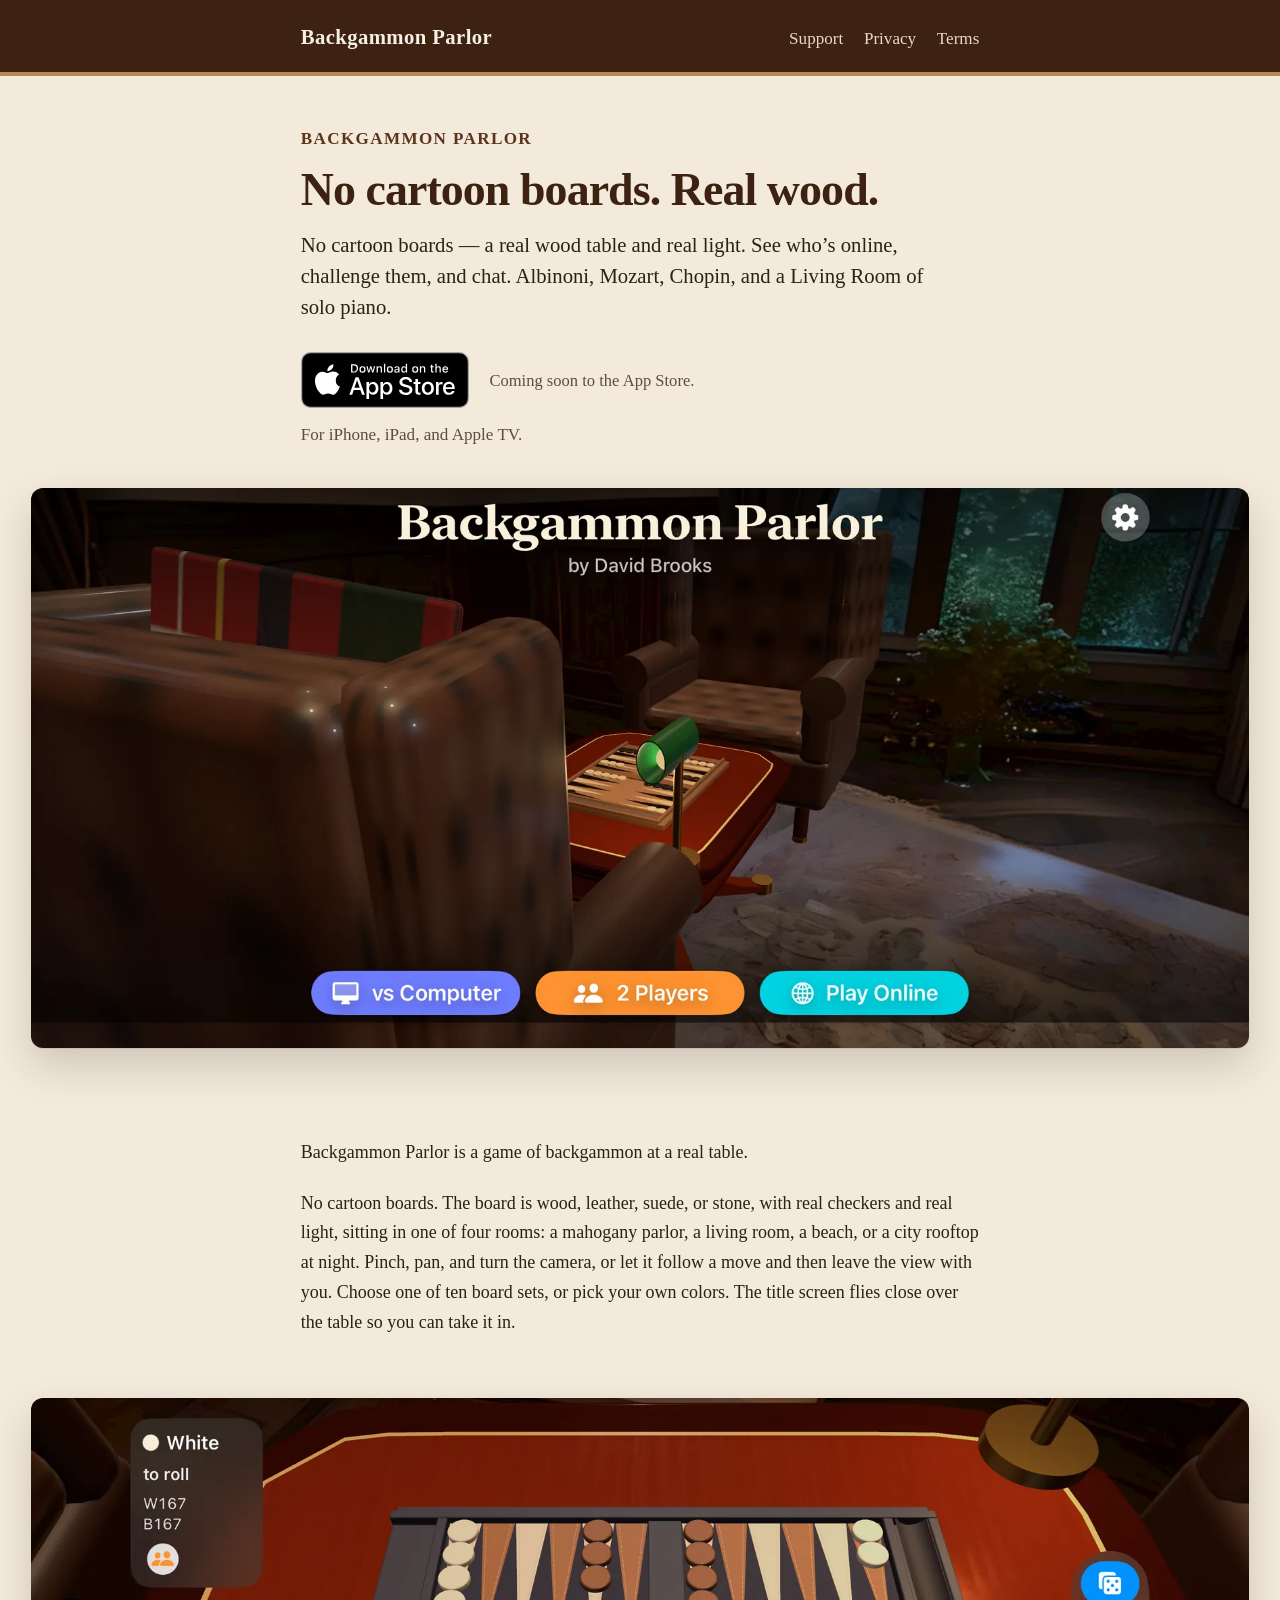
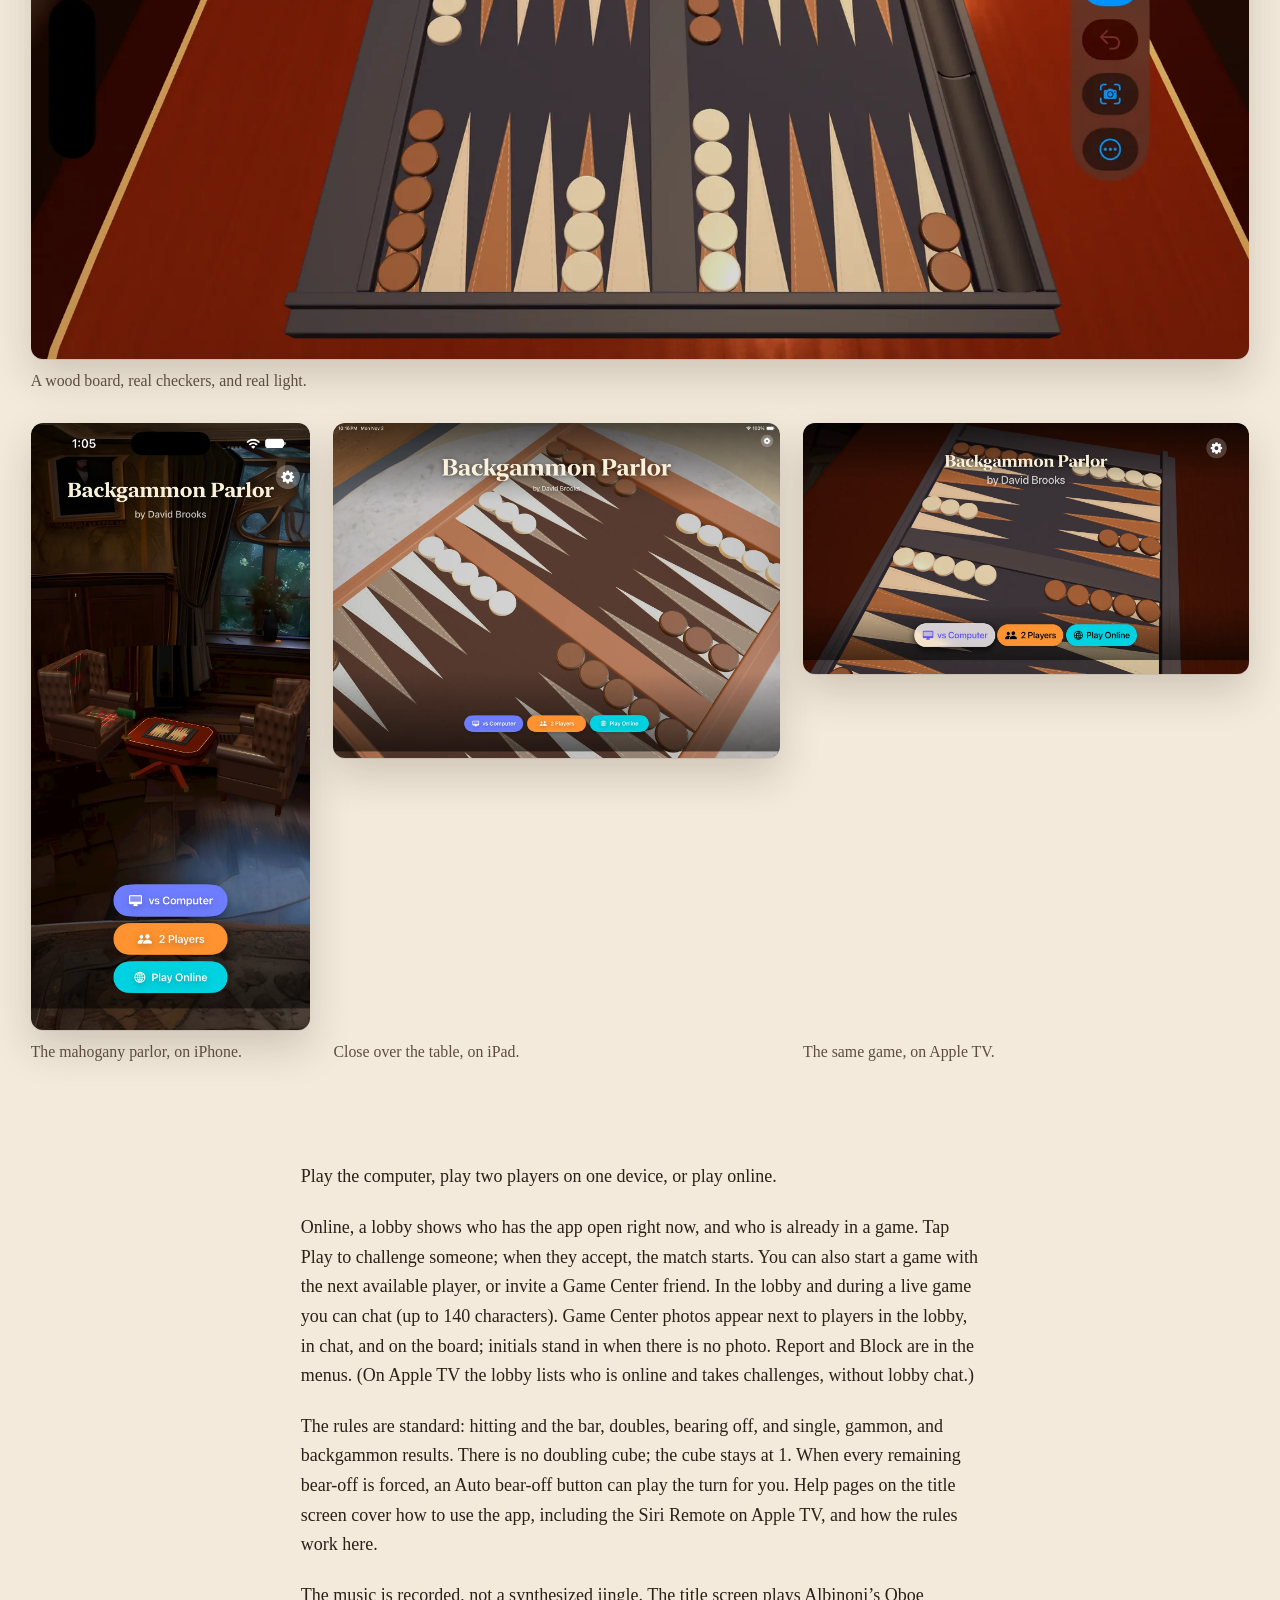
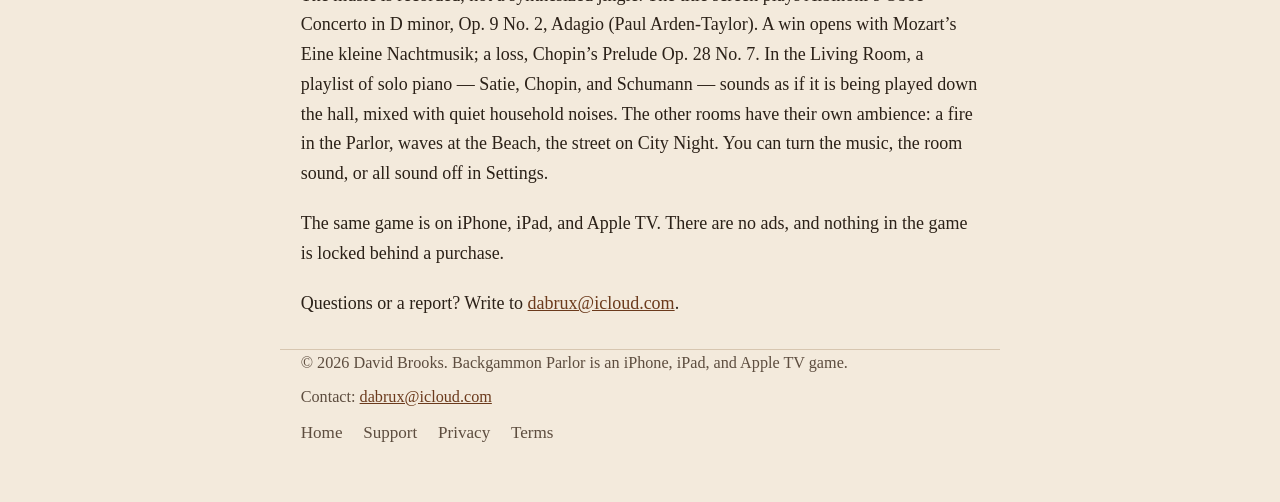
<file: index.html>
<!DOCTYPE html>
<html lang="en">
<head>
  <meta charset="utf-8">
  <meta name="viewport" content="width=device-width, initial-scale=1">
  <title>Backgammon Parlor — No cartoon boards. Real wood.</title>
  <meta name="description" content="No cartoon boards — a real wood table and real light. See who’s online, challenge them, and chat. Albinoni, Mozart, Chopin, and a Living Room of solo piano. Coming soon to the App Store.">
  <link rel="canonical" href="https://backgammonparlor.com/">
  <meta property="og:type" content="website">
  <meta property="og:url" content="https://backgammonparlor.com/">
  <meta property="og:title" content="Backgammon Parlor — No cartoon boards. Real wood.">
  <meta property="og:description" content="No cartoon boards — a real wood table and real light. See who’s online, challenge them, and chat. Albinoni, Mozart, Chopin, and a Living Room of solo piano.">
  <meta property="og:image" content="https://backgammonparlor.com/images/hero-title-parlor-landscape.jpg">
  <meta name="twitter:card" content="summary_large_image">
  <link rel="stylesheet" href="styles.css">
</head>
<body class="home">
  <header>
    <div class="wrap">
      <p class="brand"><a href="index.html">Backgammon Parlor</a></p>
      <nav>
        <a href="support.html">Support</a>
        <a href="privacy.html">Privacy</a>
        <a href="terms.html">Terms</a>
      </nav>
    </div>
  </header>
  <main>
    <section class="hero">
      <div class="wrap hero-copy">
        <p class="eyebrow">Backgammon Parlor</p>
        <h1>No cartoon boards. <span class="second">Real wood.</span></h1>
        <p class="lede promo">No cartoon boards — a real wood table and real light. See who’s online, challenge them, and chat. Albinoni, Mozart, Chopin, and a Living Room of solo piano.</p>
        <div class="store">
          <a href="https://apps.apple.com/app/id6829092234">
            <img src="images/download-on-the-app-store-black.svg" width="168" height="56" alt="Download on the App Store">
          </a>
          <p class="coming-soon">Coming soon to the App Store.</p>
        </div>
        <p class="platforms">For iPhone, iPad, and Apple TV.</p>
      </div>
      <div class="hero-shot wrap-wide">
        <picture>
          <source type="image/webp" media="(max-width: 40rem)" srcset="images/title-parlor-iphone.webp">
          <source media="(max-width: 40rem)" srcset="images/title-parlor-iphone.jpg">
          <source type="image/webp" srcset="images/hero-title-parlor-landscape.webp">
          <img src="images/hero-title-parlor-landscape.jpg" width="1800" height="828" alt="The title screen of Backgammon Parlor, looking into a mahogany parlor with two leather chairs, a wood table, and a backgammon board.">
        </picture>
      </div>
    </section>

    <section class="copy wrap">
      <p>Backgammon Parlor is a game of backgammon at a real table.</p>
      <p>No cartoon boards. The board is wood, leather, suede, or stone, with real checkers and real light, sitting in one of four rooms: a mahogany parlor, a living room, a beach, or a city rooftop at night. Pinch, pan, and turn the camera, or let it follow a move and then leave the view with you. Choose one of ten board sets, or pick your own colors. The title screen flies close over the table so you can take it in.</p>
    </section>

    <section class="gallery-block">
      <div class="wrap-wide">
        <div class="gallery">
          <figure class="wide">
            <picture>
              <source type="image/webp" srcset="images/game-parlor-board.webp">
              <img src="images/game-parlor-board.jpg" width="1800" height="828" alt="A close view of a wood backgammon board with real checkers on a mahogany table, during a game.">
            </picture>
            <figcaption>A wood board, real checkers, and real light.</figcaption>
          </figure>
          <figure class="phone">
            <picture>
              <source type="image/webp" srcset="images/title-parlor-iphone.webp">
              <img src="images/title-parlor-iphone.jpg" width="1000" height="2173" alt="Backgammon Parlor on iPhone, showing the mahogany parlor from above, with a window, two chairs, and the board on the table.">
            </picture>
            <figcaption>The mahogany parlor, on iPhone.</figcaption>
          </figure>
          <figure>
            <picture>
              <source type="image/webp" srcset="images/title-board-ipad.webp">
              <img src="images/title-board-ipad.jpg" width="1600" height="1199" alt="The title screen on iPad, close over a wood backgammon board with cream and brown checkers.">
            </picture>
            <figcaption>Close over the table, on iPad.</figcaption>
          </figure>
          <figure>
            <picture>
              <source type="image/webp" srcset="images/title-board-tv.webp">
              <img src="images/title-board-tv.jpg" width="1600" height="900" alt="Backgammon Parlor on Apple TV, with the title over a close view of the board.">
            </picture>
            <figcaption>The same game, on Apple TV.</figcaption>
          </figure>
        </div>
      </div>
    </section>

    <section class="copy wrap">
      <p>Play the computer, play two players on one device, or play online.</p>
      <p>Online, a lobby shows who has the app open right now, and who is already in a game. Tap Play to challenge someone; when they accept, the match starts. You can also start a game with the next available player, or invite a Game Center friend. In the lobby and during a live game you can chat (up to 140 characters). Game Center photos appear next to players in the lobby, in chat, and on the board; initials stand in when there is no photo. Report and Block are in the menus. (On Apple TV the lobby lists who is online and takes challenges, without lobby chat.)</p>
      <p>The rules are standard: hitting and the bar, doubles, bearing off, and single, gammon, and backgammon results. There is no doubling cube; the cube stays at 1. When every remaining bear-off is forced, an Auto bear-off button can play the turn for you. Help pages on the title screen cover how to use the app, including the Siri Remote on Apple TV, and how the rules work here.</p>
      <p>The music is recorded, not a synthesized jingle. The title screen plays Albinoni’s Oboe Concerto in D minor, Op. 9 No. 2, Adagio (Paul Arden-Taylor). A win opens with Mozart’s Eine kleine Nachtmusik; a loss, Chopin’s Prelude Op. 28 No. 7. In the Living Room, a playlist of solo piano — Satie, Chopin, and Schumann — sounds as if it is being played down the hall, mixed with quiet household noises. The other rooms have their own ambience: a fire in the Parlor, waves at the Beach, the street on City Night. You can turn the music, the room sound, or all sound off in Settings.</p>
      <p>The same game is on iPhone, iPad, and Apple TV. There are no ads, and nothing in the game is locked behind a purchase.</p>
      <p class="contact-line">Questions or a report? Write to <a href="mailto:dabrux@icloud.com">dabrux@icloud.com</a>.</p>
    </section>
  </main>
  <footer class="wrap">
    <p>&copy; 2026 David Brooks. Backgammon Parlor is an iPhone, iPad, and Apple TV game.</p>
    <p>Contact: <a href="mailto:dabrux@icloud.com">dabrux@icloud.com</a></p>
    <nav>
      <a href="index.html">Home</a>
      <a href="support.html">Support</a>
      <a href="privacy.html">Privacy</a>
      <a href="terms.html">Terms</a>
    </nav>
  </footer>
</body>
</html>
</file>
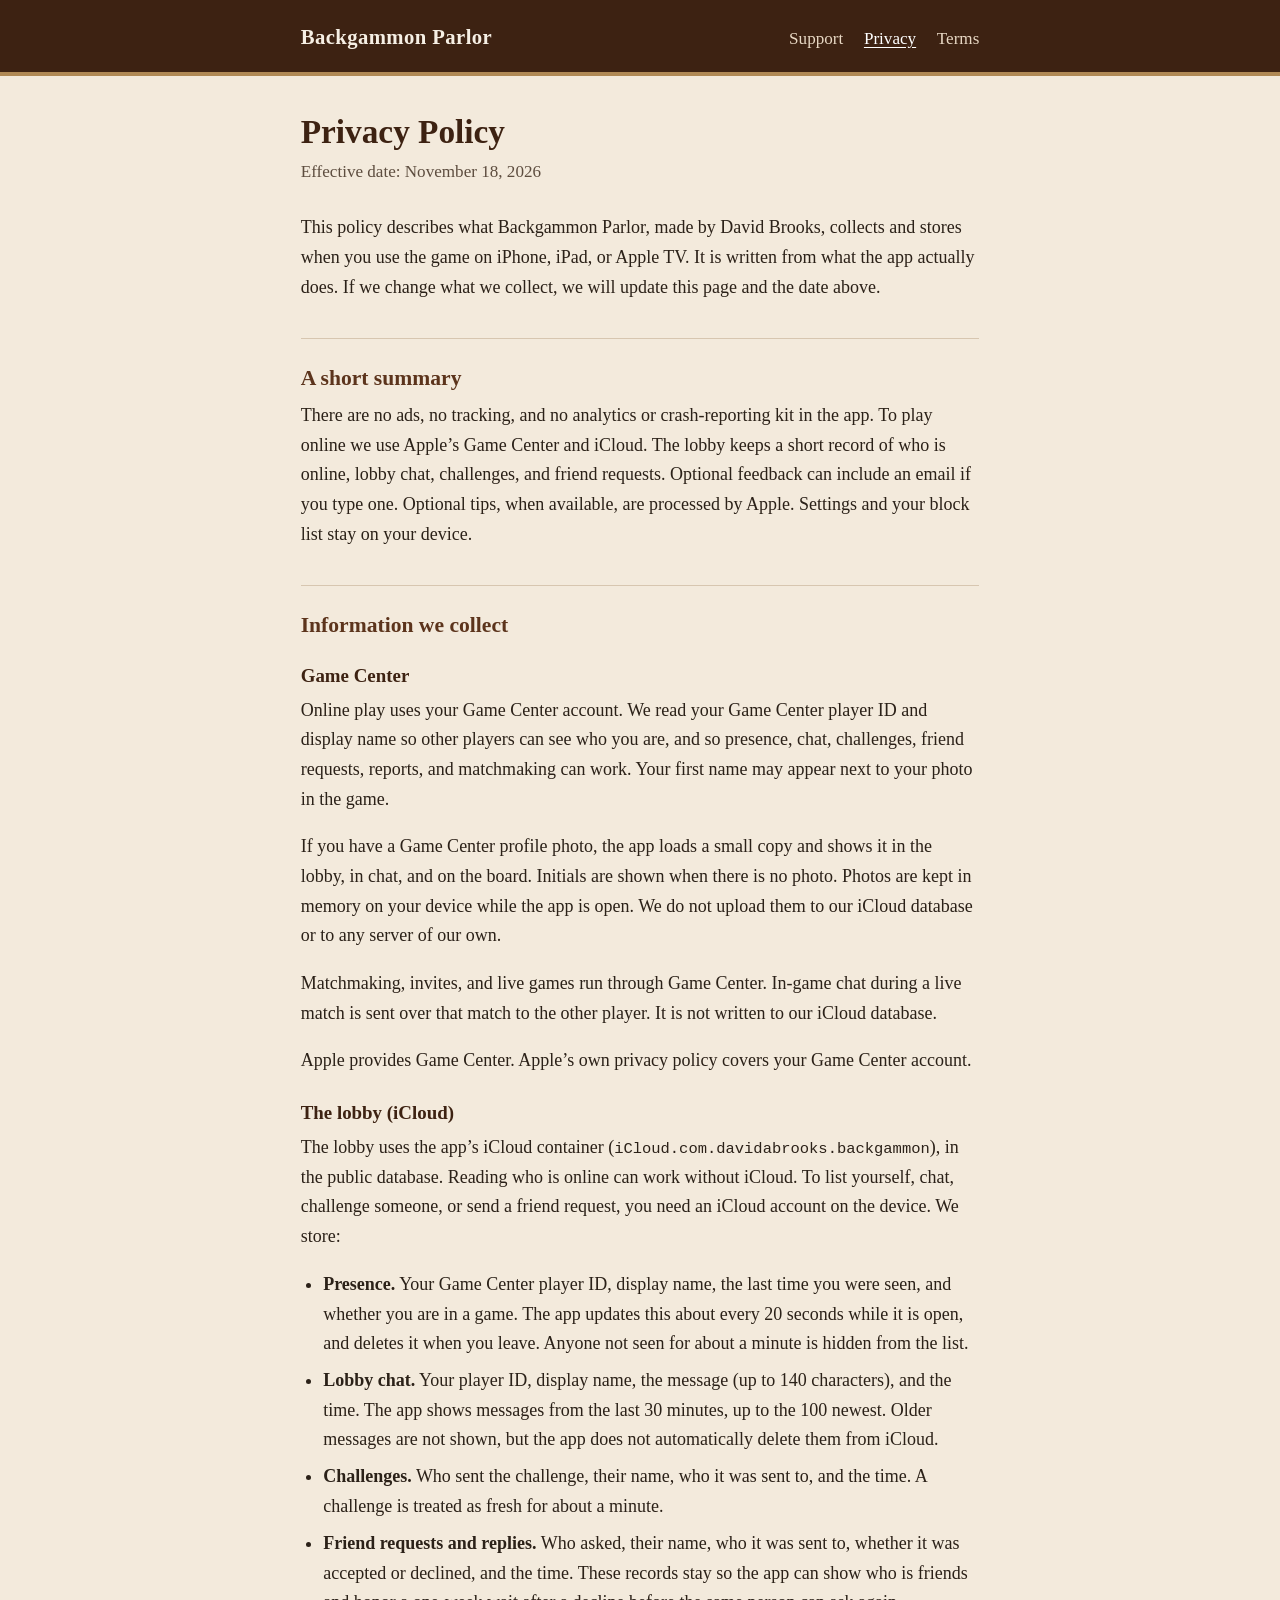
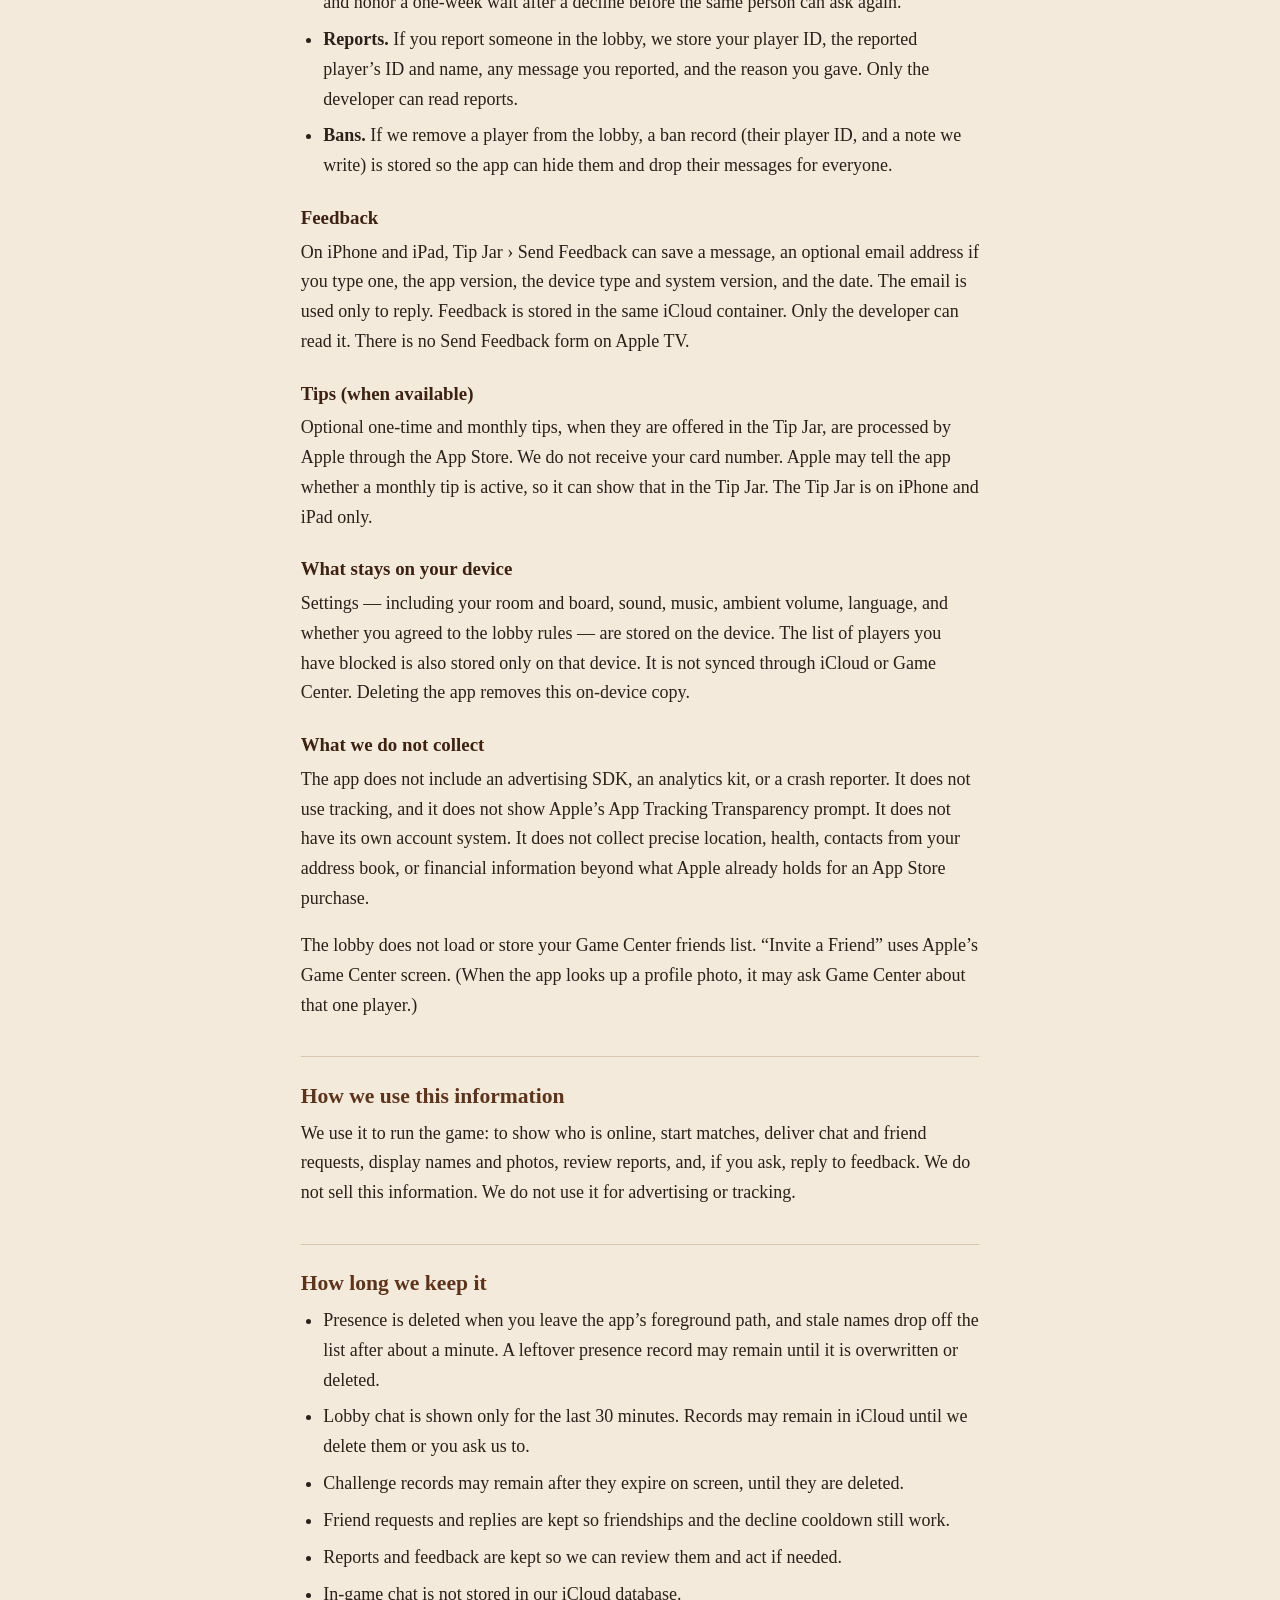
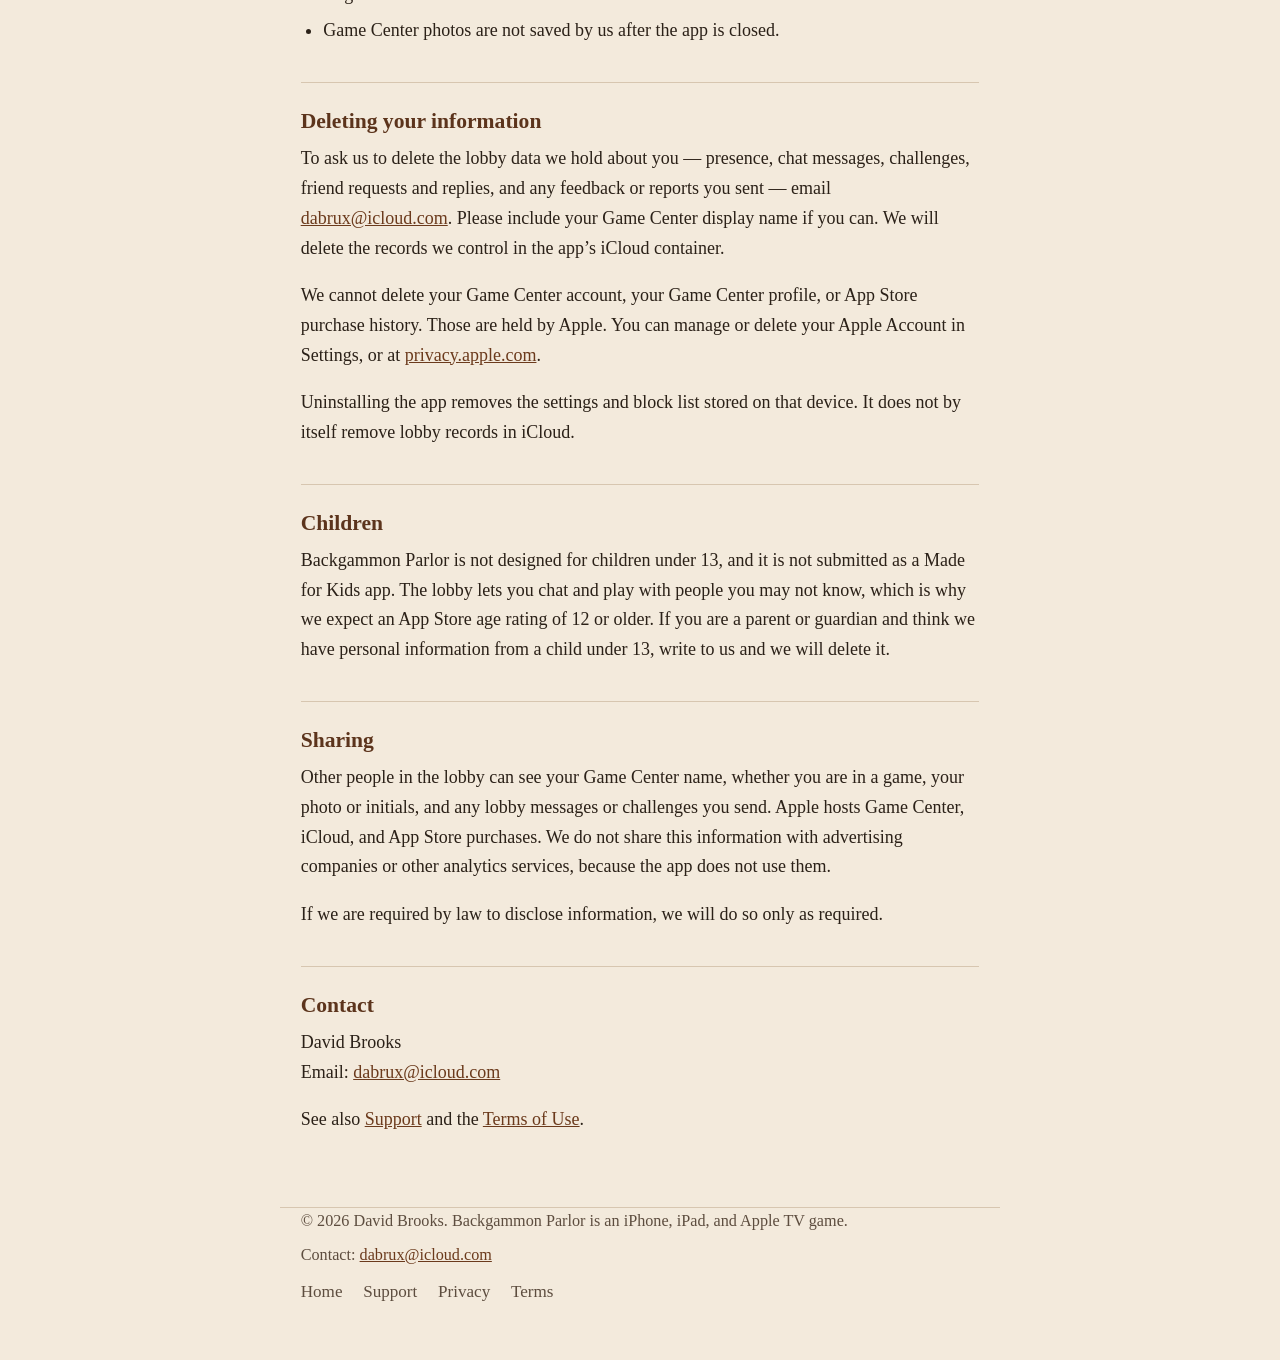
<file: privacy.html>
<!DOCTYPE html>
<html lang="en">
<head>
  <meta charset="utf-8">
  <meta name="viewport" content="width=device-width, initial-scale=1">
  <title>Privacy Policy — Backgammon Parlor</title>
  <meta name="description" content="Privacy policy for Backgammon Parlor: what the app collects, how long it is kept, and how to request deletion.">
  <link rel="stylesheet" href="styles.css">
</head>
<body>
  <header>
    <div class="wrap">
      <p class="brand"><a href="index.html">Backgammon Parlor</a></p>
      <nav>
        <a href="support.html">Support</a>
        <a href="privacy.html" aria-current="page">Privacy</a>
        <a href="terms.html">Terms</a>
      </nav>
    </div>
  </header>
  <main class="wrap">
    <h1>Privacy Policy</h1>
    <p class="meta">Effective date: November 18, 2026</p>
    <p>This policy describes what Backgammon Parlor, made by David Brooks, collects and stores when you use the game on iPhone, iPad, or Apple TV. It is written from what the app actually does. If we change what we collect, we will update this page and the date above.</p>

    <h2>A short summary</h2>
    <p>There are no ads, no tracking, and no analytics or crash-reporting kit in the app. To play online we use Apple’s Game Center and iCloud. The lobby keeps a short record of who is online, lobby chat, challenges, and friend requests. Optional feedback can include an email if you type one. Optional tips, when available, are processed by Apple. Settings and your block list stay on your device.</p>

    <h2>Information we collect</h2>

    <h3>Game Center</h3>
    <p>Online play uses your Game Center account. We read your Game Center player ID and display name so other players can see who you are, and so presence, chat, challenges, friend requests, reports, and matchmaking can work. Your first name may appear next to your photo in the game.</p>
    <p>If you have a Game Center profile photo, the app loads a small copy and shows it in the lobby, in chat, and on the board. Initials are shown when there is no photo. Photos are kept in memory on your device while the app is open. We do not upload them to our iCloud database or to any server of our own.</p>
    <p>Matchmaking, invites, and live games run through Game Center. In-game chat during a live match is sent over that match to the other player. It is not written to our iCloud database.</p>
    <p>Apple provides Game Center. Apple’s own privacy policy covers your Game Center account.</p>

    <h3>The lobby (iCloud)</h3>
    <p>The lobby uses the app’s iCloud container (<code>iCloud.com.davidabrooks.backgammon</code>), in the public database. Reading who is online can work without iCloud. To list yourself, chat, challenge someone, or send a friend request, you need an iCloud account on the device. We store:</p>
    <ul>
      <li><strong>Presence.</strong> Your Game Center player ID, display name, the last time you were seen, and whether you are in a game. The app updates this about every 20 seconds while it is open, and deletes it when you leave. Anyone not seen for about a minute is hidden from the list.</li>
      <li><strong>Lobby chat.</strong> Your player ID, display name, the message (up to 140 characters), and the time. The app shows messages from the last 30 minutes, up to the 100 newest. Older messages are not shown, but the app does not automatically delete them from iCloud.</li>
      <li><strong>Challenges.</strong> Who sent the challenge, their name, who it was sent to, and the time. A challenge is treated as fresh for about a minute.</li>
      <li><strong>Friend requests and replies.</strong> Who asked, their name, who it was sent to, whether it was accepted or declined, and the time. These records stay so the app can show who is friends and honor a one-week wait after a decline before the same person can ask again.</li>
      <li><strong>Reports.</strong> If you report someone in the lobby, we store your player ID, the reported player’s ID and name, any message you reported, and the reason you gave. Only the developer can read reports.</li>
      <li><strong>Bans.</strong> If we remove a player from the lobby, a ban record (their player ID, and a note we write) is stored so the app can hide them and drop their messages for everyone.</li>
    </ul>

    <h3>Feedback</h3>
    <p>On iPhone and iPad, Tip Jar › Send Feedback can save a message, an optional email address if you type one, the app version, the device type and system version, and the date. The email is used only to reply. Feedback is stored in the same iCloud container. Only the developer can read it. There is no Send Feedback form on Apple TV.</p>

    <h3>Tips (when available)</h3>
    <p>Optional one-time and monthly tips, when they are offered in the Tip Jar, are processed by Apple through the App Store. We do not receive your card number. Apple may tell the app whether a monthly tip is active, so it can show that in the Tip Jar. The Tip Jar is on iPhone and iPad only.</p>

    <h3>What stays on your device</h3>
    <p>Settings — including your room and board, sound, music, ambient volume, language, and whether you agreed to the lobby rules — are stored on the device. The list of players you have blocked is also stored only on that device. It is not synced through iCloud or Game Center. Deleting the app removes this on-device copy.</p>

    <h3>What we do not collect</h3>
    <p>The app does not include an advertising SDK, an analytics kit, or a crash reporter. It does not use tracking, and it does not show Apple’s App Tracking Transparency prompt. It does not have its own account system. It does not collect precise location, health, contacts from your address book, or financial information beyond what Apple already holds for an App Store purchase.</p>
    <p>The lobby does not load or store your Game Center friends list. “Invite a Friend” uses Apple’s Game Center screen. (When the app looks up a profile photo, it may ask Game Center about that one player.)</p>

    <h2>How we use this information</h2>
    <p>We use it to run the game: to show who is online, start matches, deliver chat and friend requests, display names and photos, review reports, and, if you ask, reply to feedback. We do not sell this information. We do not use it for advertising or tracking.</p>

    <h2>How long we keep it</h2>
    <ul>
      <li>Presence is deleted when you leave the app’s foreground path, and stale names drop off the list after about a minute. A leftover presence record may remain until it is overwritten or deleted.</li>
      <li>Lobby chat is shown only for the last 30 minutes. Records may remain in iCloud until we delete them or you ask us to.</li>
      <li>Challenge records may remain after they expire on screen, until they are deleted.</li>
      <li>Friend requests and replies are kept so friendships and the decline cooldown still work.</li>
      <li>Reports and feedback are kept so we can review them and act if needed.</li>
      <li>In-game chat is not stored in our iCloud database.</li>
      <li>Game Center photos are not saved by us after the app is closed.</li>
    </ul>

    <h2>Deleting your information</h2>
    <p>To ask us to delete the lobby data we hold about you — presence, chat messages, challenges, friend requests and replies, and any feedback or reports you sent — email <a href="mailto:dabrux@icloud.com">dabrux@icloud.com</a>. Please include your Game Center display name if you can. We will delete the records we control in the app’s iCloud container.</p>
    <p>We cannot delete your Game Center account, your Game Center profile, or App Store purchase history. Those are held by Apple. You can manage or delete your Apple Account in Settings, or at <a href="https://privacy.apple.com">privacy.apple.com</a>.</p>
    <p>Uninstalling the app removes the settings and block list stored on that device. It does not by itself remove lobby records in iCloud.</p>

    <h2>Children</h2>
    <p>Backgammon Parlor is not designed for children under 13, and it is not submitted as a Made for Kids app. The lobby lets you chat and play with people you may not know, which is why we expect an App Store age rating of 12 or older. If you are a parent or guardian and think we have personal information from a child under 13, write to us and we will delete it.</p>

    <h2>Sharing</h2>
    <p>Other people in the lobby can see your Game Center name, whether you are in a game, your photo or initials, and any lobby messages or challenges you send. Apple hosts Game Center, iCloud, and App Store purchases. We do not share this information with advertising companies or other analytics services, because the app does not use them.</p>
    <p>If we are required by law to disclose information, we will do so only as required.</p>

    <h2>Contact</h2>
    <p>David Brooks<br>Email: <a href="mailto:dabrux@icloud.com">dabrux@icloud.com</a></p>
    <p>See also <a href="support.html">Support</a> and the <a href="terms.html">Terms of Use</a>.</p>
  </main>
  <footer class="wrap">
    <p>&copy; 2026 David Brooks. Backgammon Parlor is an iPhone, iPad, and Apple TV game.</p>
    <p>Contact: <a href="mailto:dabrux@icloud.com">dabrux@icloud.com</a></p>
    <nav>
      <a href="index.html">Home</a>
      <a href="support.html">Support</a>
      <a href="privacy.html">Privacy</a>
      <a href="terms.html">Terms</a>
    </nav>
  </footer>
</body>
</html>
</file>
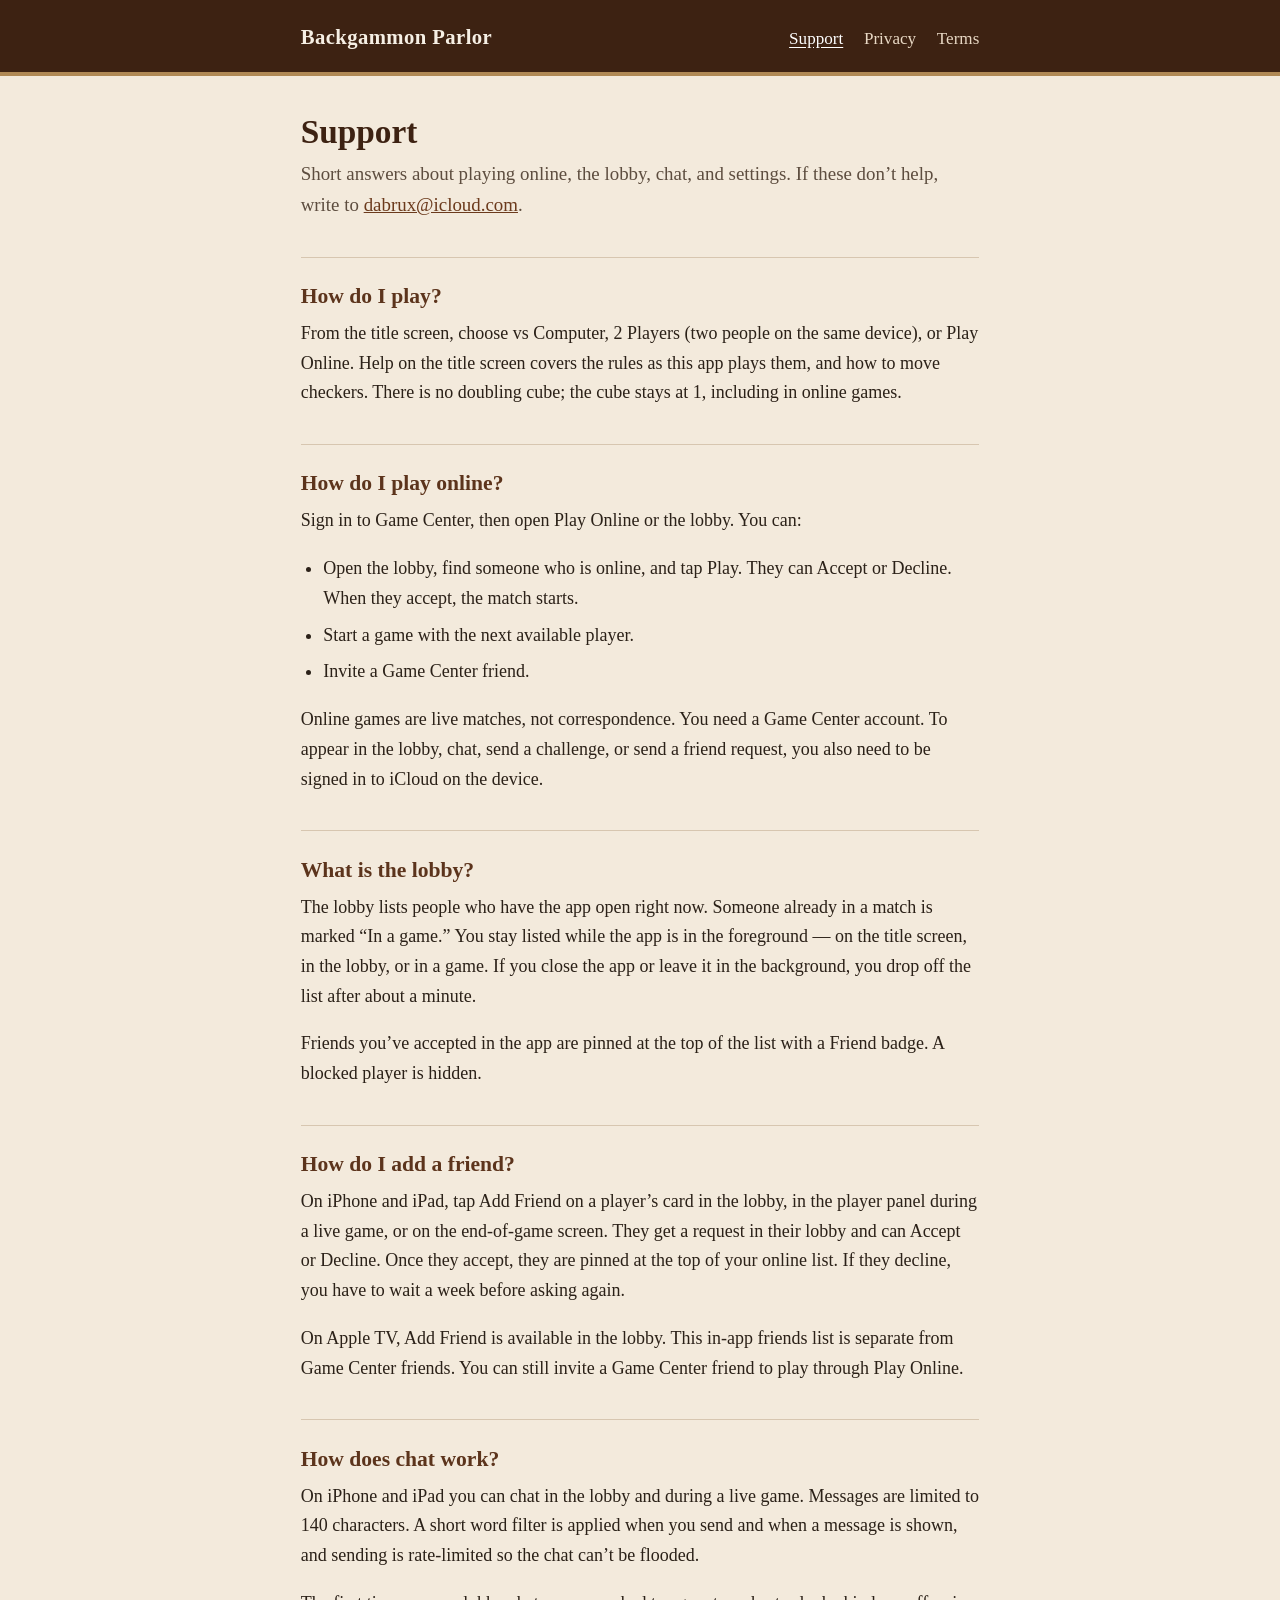
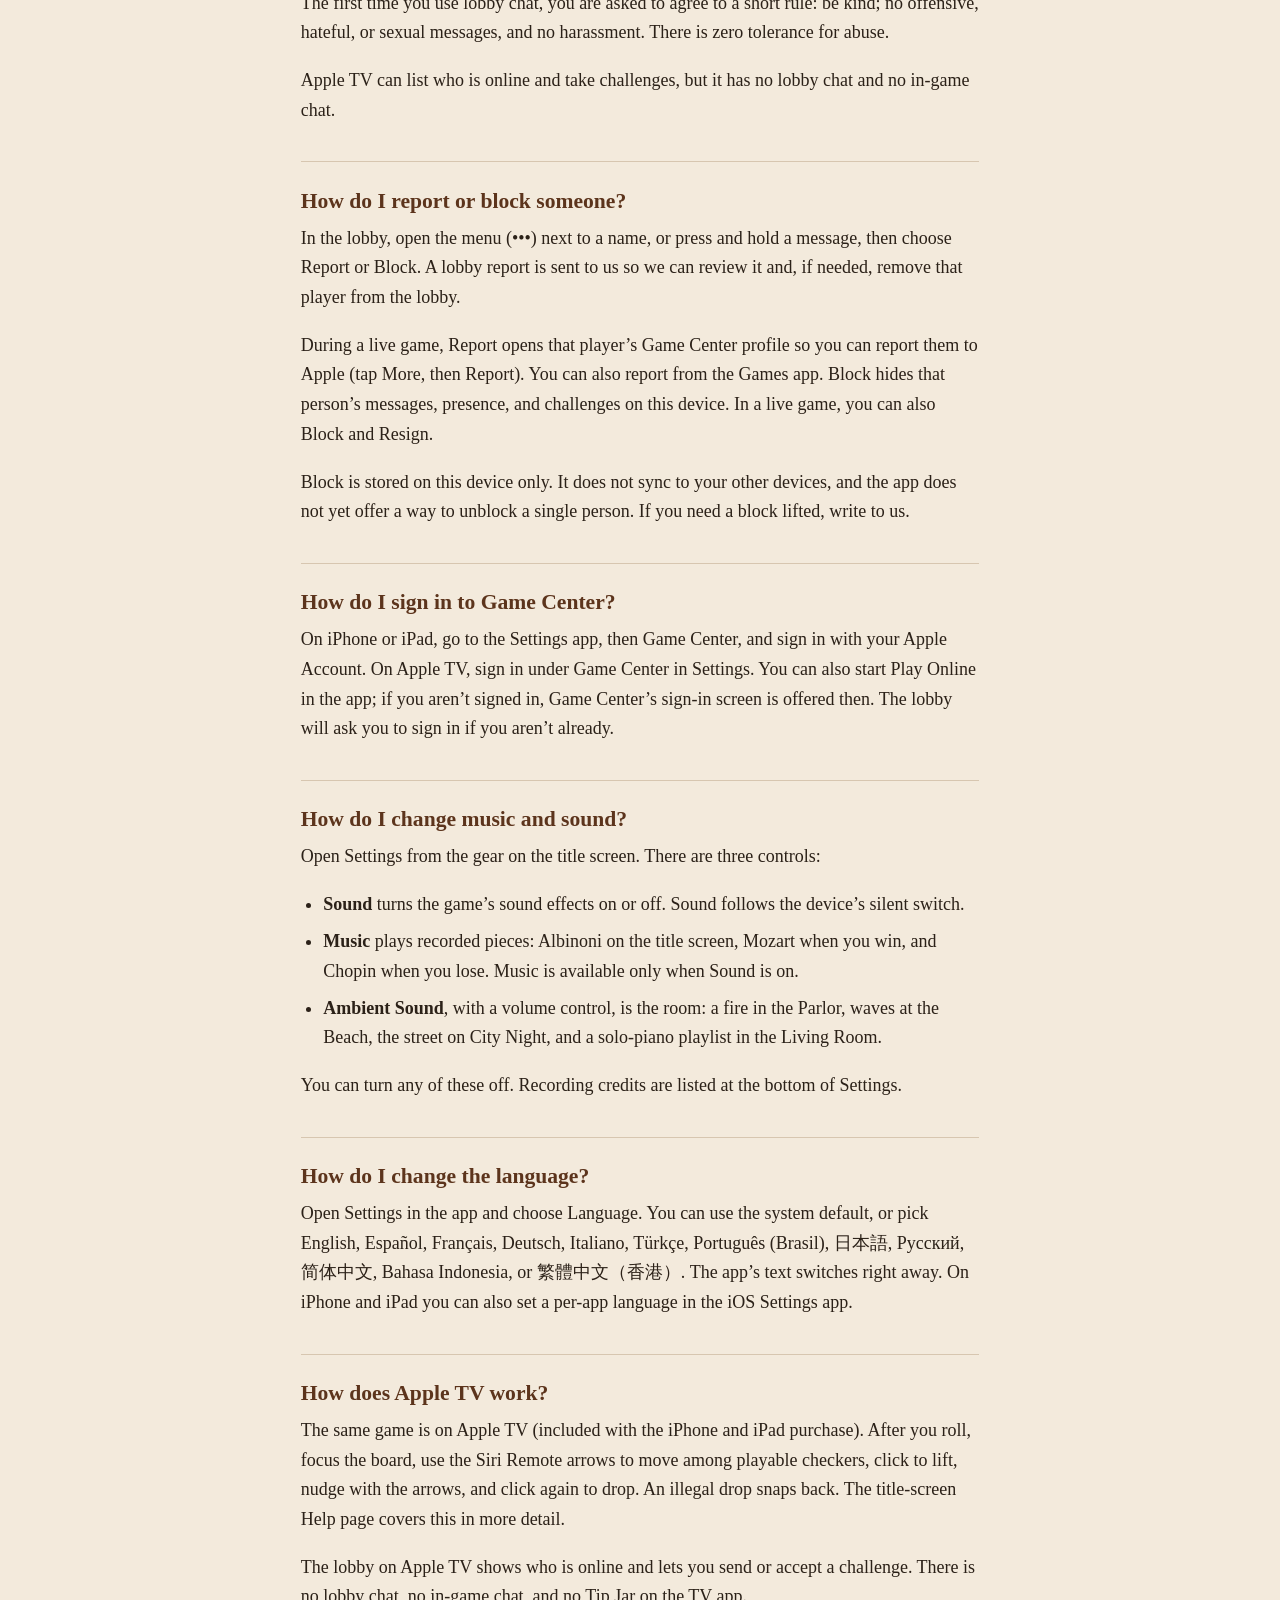
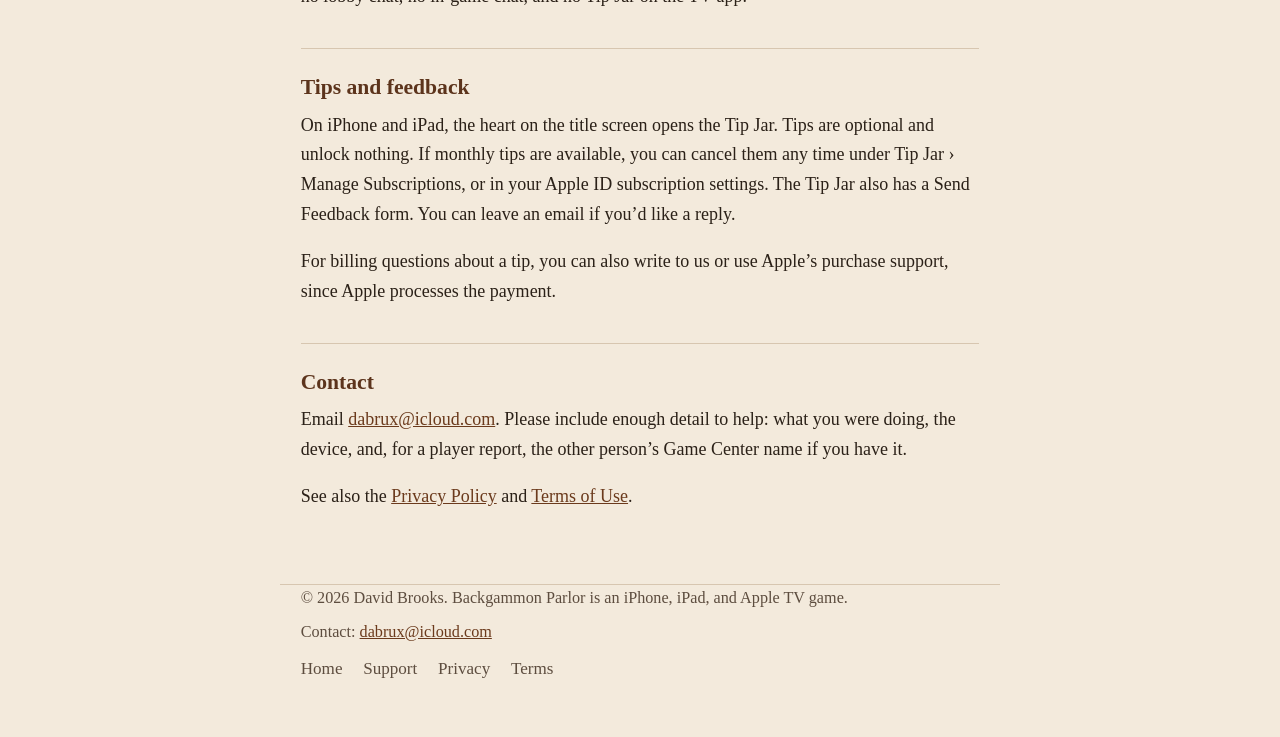
<file: support.html>
<!DOCTYPE html>
<html lang="en">
<head>
  <meta charset="utf-8">
  <meta name="viewport" content="width=device-width, initial-scale=1">
  <title>Support — Backgammon Parlor</title>
  <meta name="description" content="Help for Backgammon Parlor: online play, the lobby, chat, report and block, Game Center, settings, and Apple TV.">
  <link rel="stylesheet" href="styles.css">
</head>
<body>
  <header>
    <div class="wrap">
      <p class="brand"><a href="index.html">Backgammon Parlor</a></p>
      <nav>
        <a href="support.html" aria-current="page">Support</a>
        <a href="privacy.html">Privacy</a>
        <a href="terms.html">Terms</a>
      </nav>
    </div>
  </header>
  <main class="wrap">
    <h1>Support</h1>
    <p class="lede">Short answers about playing online, the lobby, chat, and settings. If these don’t help, write to <a href="mailto:dabrux@icloud.com">dabrux@icloud.com</a>.</p>

    <h2>How do I play?</h2>
    <p>From the title screen, choose vs Computer, 2 Players (two people on the same device), or Play Online. Help on the title screen covers the rules as this app plays them, and how to move checkers. There is no doubling cube; the cube stays at 1, including in online games.</p>

    <h2>How do I play online?</h2>
    <p>Sign in to Game Center, then open Play Online or the lobby. You can:</p>
    <ul>
      <li>Open the lobby, find someone who is online, and tap Play. They can Accept or Decline. When they accept, the match starts.</li>
      <li>Start a game with the next available player.</li>
      <li>Invite a Game Center friend.</li>
    </ul>
    <p>Online games are live matches, not correspondence. You need a Game Center account. To appear in the lobby, chat, send a challenge, or send a friend request, you also need to be signed in to iCloud on the device.</p>

    <h2>What is the lobby?</h2>
    <p>The lobby lists people who have the app open right now. Someone already in a match is marked “In a game.” You stay listed while the app is in the foreground — on the title screen, in the lobby, or in a game. If you close the app or leave it in the background, you drop off the list after about a minute.</p>
    <p>Friends you’ve accepted in the app are pinned at the top of the list with a Friend badge. A blocked player is hidden.</p>

    <h2>How do I add a friend?</h2>
    <p>On iPhone and iPad, tap Add Friend on a player’s card in the lobby, in the player panel during a live game, or on the end-of-game screen. They get a request in their lobby and can Accept or Decline. Once they accept, they are pinned at the top of your online list. If they decline, you have to wait a week before asking again.</p>
    <p>On Apple TV, Add Friend is available in the lobby. This in-app friends list is separate from Game Center friends. You can still invite a Game Center friend to play through Play Online.</p>

    <h2>How does chat work?</h2>
    <p>On iPhone and iPad you can chat in the lobby and during a live game. Messages are limited to 140 characters. A short word filter is applied when you send and when a message is shown, and sending is rate-limited so the chat can’t be flooded.</p>
    <p>The first time you use lobby chat, you are asked to agree to a short rule: be kind; no offensive, hateful, or sexual messages, and no harassment. There is zero tolerance for abuse.</p>
    <p>Apple TV can list who is online and take challenges, but it has no lobby chat and no in-game chat.</p>

    <h2>How do I report or block someone?</h2>
    <p>In the lobby, open the menu (•••) next to a name, or press and hold a message, then choose Report or Block. A lobby report is sent to us so we can review it and, if needed, remove that player from the lobby.</p>
    <p>During a live game, Report opens that player’s Game Center profile so you can report them to Apple (tap More, then Report). You can also report from the Games app. Block hides that person’s messages, presence, and challenges on this device. In a live game, you can also Block and Resign.</p>
    <p>Block is stored on this device only. It does not sync to your other devices, and the app does not yet offer a way to unblock a single person. If you need a block lifted, write to us.</p>

    <h2>How do I sign in to Game Center?</h2>
    <p>On iPhone or iPad, go to the Settings app, then Game Center, and sign in with your Apple Account. On Apple TV, sign in under Game Center in Settings. You can also start Play Online in the app; if you aren’t signed in, Game Center’s sign-in screen is offered then. The lobby will ask you to sign in if you aren’t already.</p>

    <h2>How do I change music and sound?</h2>
    <p>Open Settings from the gear on the title screen. There are three controls:</p>
    <ul>
      <li><strong>Sound</strong> turns the game’s sound effects on or off. Sound follows the device’s silent switch.</li>
      <li><strong>Music</strong> plays recorded pieces: Albinoni on the title screen, Mozart when you win, and Chopin when you lose. Music is available only when Sound is on.</li>
      <li><strong>Ambient Sound</strong>, with a volume control, is the room: a fire in the Parlor, waves at the Beach, the street on City Night, and a solo-piano playlist in the Living Room.</li>
    </ul>
    <p>You can turn any of these off. Recording credits are listed at the bottom of Settings.</p>

    <h2>How do I change the language?</h2>
    <p>Open Settings in the app and choose Language. You can use the system default, or pick English, Español, Français, Deutsch, Italiano, Türkçe, Português (Brasil), 日本語, Русский, 简体中文, Bahasa Indonesia, or 繁體中文（香港）. The app’s text switches right away. On iPhone and iPad you can also set a per-app language in the iOS Settings app.</p>

    <h2>How does Apple TV work?</h2>
    <p>The same game is on Apple TV (included with the iPhone and iPad purchase). After you roll, focus the board, use the Siri Remote arrows to move among playable checkers, click to lift, nudge with the arrows, and click again to drop. An illegal drop snaps back. The title-screen Help page covers this in more detail.</p>
    <p>The lobby on Apple TV shows who is online and lets you send or accept a challenge. There is no lobby chat, no in-game chat, and no Tip Jar on the TV app.</p>

    <h2>Tips and feedback</h2>
    <p>On iPhone and iPad, the heart on the title screen opens the Tip Jar. Tips are optional and unlock nothing. If monthly tips are available, you can cancel them any time under Tip Jar › Manage Subscriptions, or in your Apple ID subscription settings. The Tip Jar also has a Send Feedback form. You can leave an email if you’d like a reply.</p>
    <p>For billing questions about a tip, you can also write to us or use Apple’s purchase support, since Apple processes the payment.</p>

    <h2>Contact</h2>
    <p>Email <a href="mailto:dabrux@icloud.com">dabrux@icloud.com</a>. Please include enough detail to help: what you were doing, the device, and, for a player report, the other person’s Game Center name if you have it.</p>
    <p>See also the <a href="privacy.html">Privacy Policy</a> and <a href="terms.html">Terms of Use</a>.</p>
  </main>
  <footer class="wrap">
    <p>&copy; 2026 David Brooks. Backgammon Parlor is an iPhone, iPad, and Apple TV game.</p>
    <p>Contact: <a href="mailto:dabrux@icloud.com">dabrux@icloud.com</a></p>
    <nav>
      <a href="index.html">Home</a>
      <a href="support.html">Support</a>
      <a href="privacy.html">Privacy</a>
      <a href="terms.html">Terms</a>
    </nav>
  </footer>
</body>
</html>
</file>
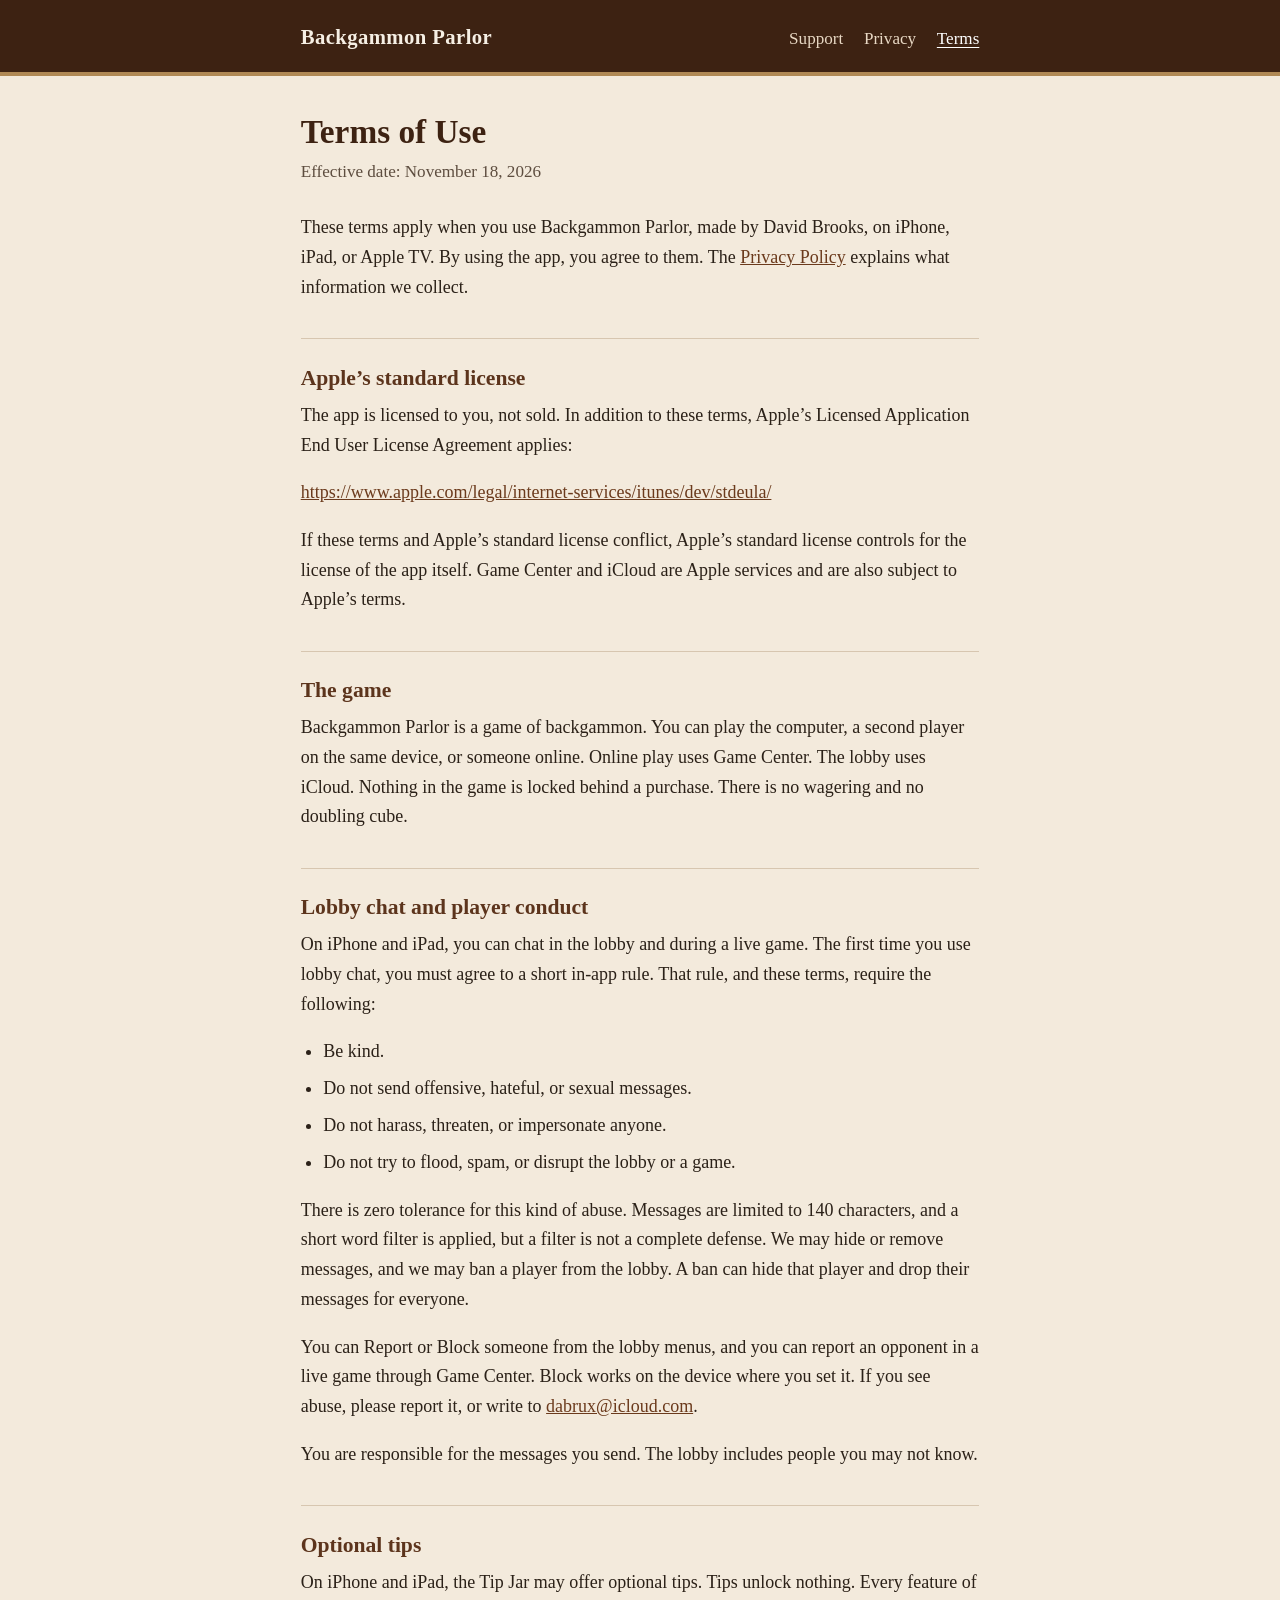
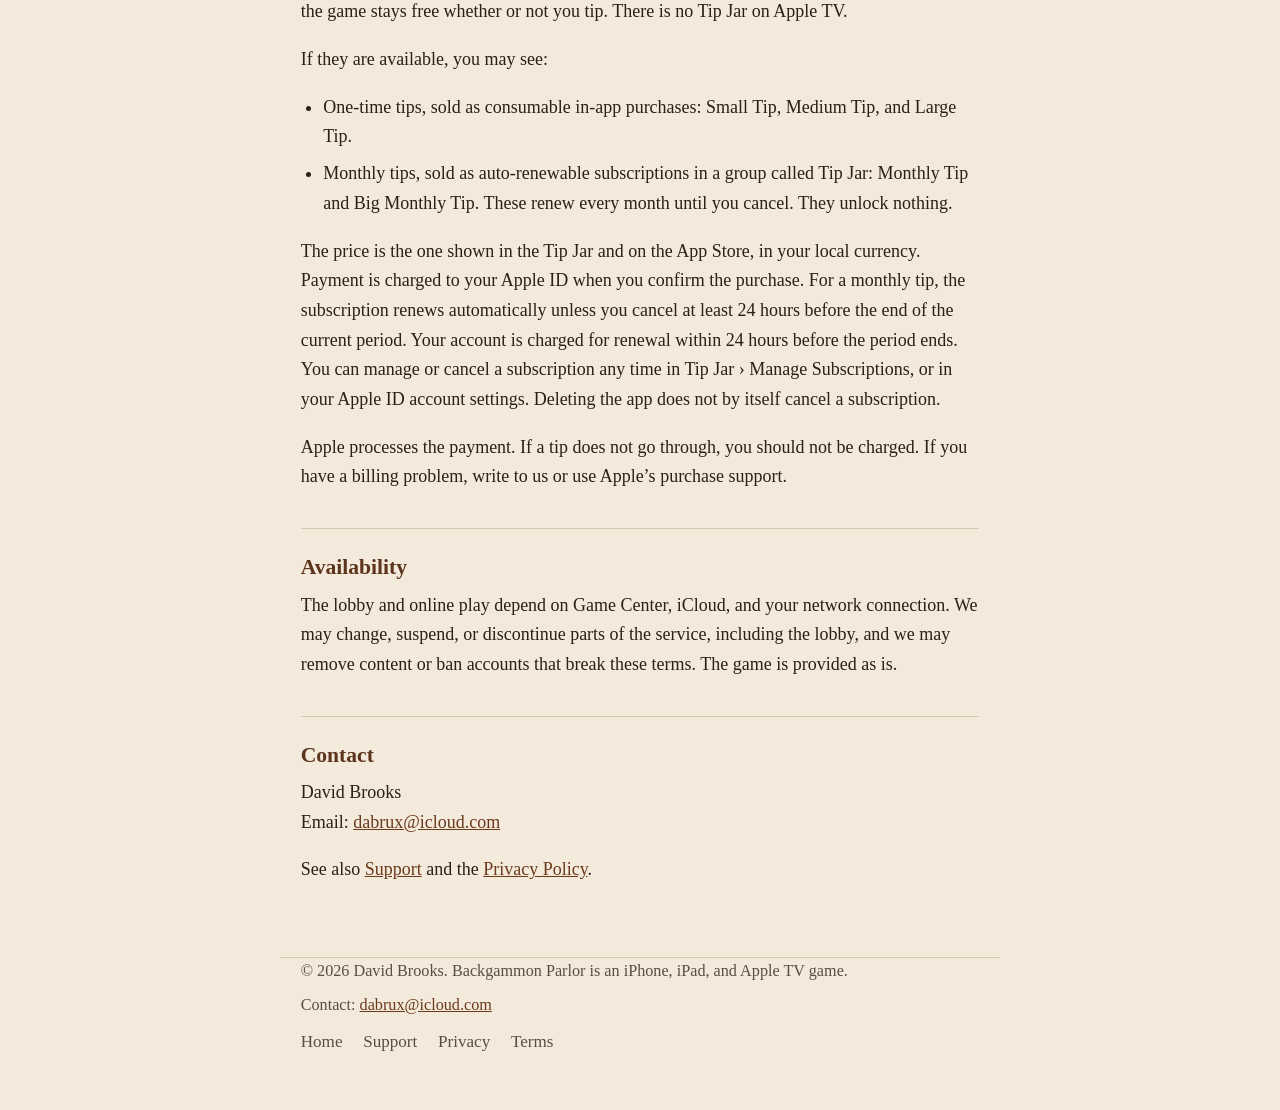
<file: terms.html>
<!DOCTYPE html>
<html lang="en">
<head>
  <meta charset="utf-8">
  <meta name="viewport" content="width=device-width, initial-scale=1">
  <title>Terms of Use — Backgammon Parlor</title>
  <meta name="description" content="Terms of use for Backgammon Parlor, including optional tips, lobby chat rules, and Apple’s standard EULA.">
  <link rel="stylesheet" href="styles.css">
</head>
<body>
  <header>
    <div class="wrap">
      <p class="brand"><a href="index.html">Backgammon Parlor</a></p>
      <nav>
        <a href="support.html">Support</a>
        <a href="privacy.html">Privacy</a>
        <a href="terms.html" aria-current="page">Terms</a>
      </nav>
    </div>
  </header>
  <main class="wrap">
    <h1>Terms of Use</h1>
    <p class="meta">Effective date: November 18, 2026</p>
    <p>These terms apply when you use Backgammon Parlor, made by David Brooks, on iPhone, iPad, or Apple TV. By using the app, you agree to them. The <a href="privacy.html">Privacy Policy</a> explains what information we collect.</p>

    <h2>Apple’s standard license</h2>
    <p>The app is licensed to you, not sold. In addition to these terms, Apple’s Licensed Application End User License Agreement applies:</p>
    <p><a href="https://www.apple.com/legal/internet-services/itunes/dev/stdeula/">https://www.apple.com/legal/internet-services/itunes/dev/stdeula/</a></p>
    <p>If these terms and Apple’s standard license conflict, Apple’s standard license controls for the license of the app itself. Game Center and iCloud are Apple services and are also subject to Apple’s terms.</p>

    <h2>The game</h2>
    <p>Backgammon Parlor is a game of backgammon. You can play the computer, a second player on the same device, or someone online. Online play uses Game Center. The lobby uses iCloud. Nothing in the game is locked behind a purchase. There is no wagering and no doubling cube.</p>

    <h2>Lobby chat and player conduct</h2>
    <p>On iPhone and iPad, you can chat in the lobby and during a live game. The first time you use lobby chat, you must agree to a short in-app rule. That rule, and these terms, require the following:</p>
    <ul>
      <li>Be kind.</li>
      <li>Do not send offensive, hateful, or sexual messages.</li>
      <li>Do not harass, threaten, or impersonate anyone.</li>
      <li>Do not try to flood, spam, or disrupt the lobby or a game.</li>
    </ul>
    <p>There is zero tolerance for this kind of abuse. Messages are limited to 140 characters, and a short word filter is applied, but a filter is not a complete defense. We may hide or remove messages, and we may ban a player from the lobby. A ban can hide that player and drop their messages for everyone.</p>
    <p>You can Report or Block someone from the lobby menus, and you can report an opponent in a live game through Game Center. Block works on the device where you set it. If you see abuse, please report it, or write to <a href="mailto:dabrux@icloud.com">dabrux@icloud.com</a>.</p>
    <p>You are responsible for the messages you send. The lobby includes people you may not know.</p>

    <h2>Optional tips</h2>
    <p>On iPhone and iPad, the Tip Jar may offer optional tips. Tips unlock nothing. Every feature of the game stays free whether or not you tip. There is no Tip Jar on Apple TV.</p>
    <p>If they are available, you may see:</p>
    <ul>
      <li>One-time tips, sold as consumable in-app purchases: Small Tip, Medium Tip, and Large Tip.</li>
      <li>Monthly tips, sold as auto-renewable subscriptions in a group called Tip Jar: Monthly Tip and Big Monthly Tip. These renew every month until you cancel. They unlock nothing.</li>
    </ul>
    <p>The price is the one shown in the Tip Jar and on the App Store, in your local currency. Payment is charged to your Apple ID when you confirm the purchase. For a monthly tip, the subscription renews automatically unless you cancel at least 24 hours before the end of the current period. Your account is charged for renewal within 24 hours before the period ends. You can manage or cancel a subscription any time in Tip Jar › Manage Subscriptions, or in your Apple ID account settings. Deleting the app does not by itself cancel a subscription.</p>
    <p>Apple processes the payment. If a tip does not go through, you should not be charged. If you have a billing problem, write to us or use Apple’s purchase support.</p>

    <h2>Availability</h2>
    <p>The lobby and online play depend on Game Center, iCloud, and your network connection. We may change, suspend, or discontinue parts of the service, including the lobby, and we may remove content or ban accounts that break these terms. The game is provided as is.</p>

    <h2>Contact</h2>
    <p>David Brooks<br>Email: <a href="mailto:dabrux@icloud.com">dabrux@icloud.com</a></p>
    <p>See also <a href="support.html">Support</a> and the <a href="privacy.html">Privacy Policy</a>.</p>
  </main>
  <footer class="wrap">
    <p>&copy; 2026 David Brooks. Backgammon Parlor is an iPhone, iPad, and Apple TV game.</p>
    <p>Contact: <a href="mailto:dabrux@icloud.com">dabrux@icloud.com</a></p>
    <nav>
      <a href="index.html">Home</a>
      <a href="support.html">Support</a>
      <a href="privacy.html">Privacy</a>
      <a href="terms.html">Terms</a>
    </nav>
  </footer>
</body>
</html>
</file>
<file: styles.css>
/* Backgammon Parlor — shared site styles. System fonts only; no trackers. */
:root {
  --bg: #f3eadc;
  --paper: #faf6ee;
  --ink: #2b2118;
  --muted: #5d4d3f;
  --wood: #5c341c;
  --wood-dark: #3d2212;
  --rule: #d7c6b0;
  --link: #6b3a1c;
  --link-hover: #8a4c26;
  --gold: #b08955;
}

* { box-sizing: border-box; }

html { font-size: 18px; }

body {
  margin: 0;
  color: var(--ink);
  background: var(--bg);
  font-family: "Iowan Old Style", Palatino, "Palatino Linotype", "Times New Roman", serif;
  line-height: 1.65;
}

.wrap {
  max-width: 40rem;
  margin: 0 auto;
  padding: 0 1.15rem 3rem;
}

header {
  background: var(--wood-dark);
  color: #f6efe4;
  border-bottom: 4px solid var(--gold);
  padding: 1.1rem 0 1rem;
  margin-bottom: 2rem;
}

header .wrap {
  padding-bottom: 0;
  display: flex;
  flex-wrap: wrap;
  align-items: baseline;
  justify-content: space-between;
  gap: 0.6rem 1.4rem;
}

.brand {
  margin: 0;
  font-size: 1.15rem;
  font-weight: 700;
  letter-spacing: 0.02em;
}

.brand a {
  color: #f6efe4;
  text-decoration: none;
}

.brand a:hover { color: #fff; }

nav {
  display: flex;
  flex-wrap: wrap;
  gap: 0.15rem 1.15rem;
}

nav a {
  color: #e8d8c4;
  text-decoration: none;
  font-size: 0.95rem;
}

nav a:hover,
nav a[aria-current="page"] {
  color: #fff;
  text-decoration: underline;
  text-underline-offset: 0.2em;
}

h1 {
  font-size: 1.85rem;
  line-height: 1.2;
  font-weight: 700;
  margin: 0 0 0.35rem;
  color: var(--wood-dark);
}

h2 {
  font-size: 1.2rem;
  line-height: 1.3;
  margin: 2rem 0 0.5rem;
  color: var(--wood);
  border-top: 1px solid var(--rule);
  padding-top: 1.35rem;
}

h3 {
  font-size: 1.05rem;
  line-height: 1.3;
  margin: 1.4rem 0 0.4rem;
  color: var(--wood-dark);
}

code {
  font-family: ui-monospace, Menlo, Consolas, monospace;
  font-size: 0.86em;
  word-break: break-all;
}

h1 + .lede,
h1 + p.meta {
  margin-top: 0.2rem;
}

.lede {
  font-size: 1.05rem;
  color: var(--muted);
  margin: 0 0 1.4rem;
}

.meta {
  color: var(--muted);
  font-size: 0.95rem;
  margin: 0 0 1.5rem;
}

p, ul, ol { margin: 0 0 1rem; }

ul, ol { padding-left: 1.25rem; }

li { margin: 0 0 0.4rem; }

a { color: var(--link); }

a:hover { color: var(--link-hover); }

.card {
  background: var(--paper);
  border: 1px solid var(--rule);
  border-radius: 8px;
  padding: 1rem 1.1rem 0.25rem;
  margin: 0 0 1.5rem;
}

.links {
  list-style: none;
  padding: 0;
  margin: 1.25rem 0 0;
}

.links li { margin: 0 0 0.75rem; }

.links a {
  font-size: 1.1rem;
  font-weight: 700;
  text-decoration: none;
  border-bottom: 1px solid var(--gold);
}

.links a:hover { border-bottom-color: var(--link-hover); }

.links span {
  display: block;
  font-weight: 400;
  font-size: 0.95rem;
  color: var(--muted);
  margin-top: 0.15rem;
}

footer {
  margin-top: 2.75rem;
  padding-top: 1.1rem;
  border-top: 1px solid var(--rule);
  color: var(--muted);
  font-size: 0.9rem;
}

footer p { margin: 0 0 0.4rem; }

footer nav { margin-top: 0.5rem; }

footer nav a { color: var(--muted); }

@media (max-width: 40rem) {
  html { font-size: 17px; }
  h1 { font-size: 1.65rem; }
}

/* Home page */
.wrap-wide {
  max-width: 70rem;
  margin: 0 auto;
  padding: 0 1.15rem;
}

body.home header { margin-bottom: 0; }

.hero {
  padding: 2.75rem 0 1.75rem;
}

.hero-copy { padding-bottom: 2.15rem; }

.eyebrow {
  margin: 0 0 0.55rem;
  font-size: 0.95rem;
  font-weight: 700;
  letter-spacing: 0.08em;
  text-transform: uppercase;
  color: var(--wood);
}

.hero h1 {
  font-size: 2.55rem;
  line-height: 1.12;
  margin: 0 0 0.85rem;
  letter-spacing: -0.02em;
}

.hero h1 .second { white-space: nowrap; }

.hero .promo {
  font-size: 1.15rem;
  line-height: 1.5;
  color: var(--ink);
  max-width: 36rem;
  margin: 0 0 1.6rem;
}

.store {
  display: flex;
  flex-wrap: wrap;
  align-items: center;
  gap: 0.85rem 1.15rem;
  margin: 0 0 0.7rem;
}

.store a {
  display: inline-block;
  line-height: 0;
  /* Apple clear-space: about a quarter of the badge height */
  padding: 10px;
  margin: -10px;
}

.store img {
  display: block;
  width: 168px;
  height: auto;
}

.coming-soon {
  margin: 0;
  font-size: 0.92rem;
  color: var(--muted);
}

.platforms {
  margin: 0;
  font-size: 0.95rem;
  color: var(--muted);
}

.hero-shot {
  padding-bottom: 0.5rem;
}

.hero-shot img {
  aspect-ratio: 1800 / 828;
}

.hero-shot img,
.gallery img {
  display: block;
  width: 100%;
  height: auto;
  border-radius: 12px;
  box-shadow: 0 18px 40px rgba(43, 33, 24, 0.18), 0 1px 0 rgba(43, 33, 24, 0.08);
  background: #1a100b;
}

.copy {
  padding-top: 2.75rem;
  padding-bottom: 0.5rem;
}

.copy p { margin: 0 0 1.15rem; }

.gallery-block {
  padding: 1.75rem 0 2.75rem;
}

.gallery {
  display: grid;
  grid-template-columns: 1fr;
  gap: 1.5rem;
  margin: 0;
  padding: 0;
}

.gallery figure {
  margin: 0;
  min-width: 0;
  min-height: 0;
}

.gallery figcaption {
  margin: 0.6rem 0 0;
  font-size: 0.88rem;
  color: var(--muted);
  line-height: 1.4;
}

.contact-line { margin-top: 2rem; }

@media (max-width: 40rem) {
  .hero { padding-top: 1.85rem; }
  .hero h1 { font-size: 1.85rem; }
  .hero .promo { font-size: 1.05rem; }
  .hero-shot img { aspect-ratio: 1000 / 2173; }
  .gallery .phone { display: none; }
  .store img { width: 150px; }
}

@media (min-width: 64rem) {
  .gallery {
    grid-template-columns: 0.72fr 1.15fr 1.15fr;
    gap: 1.35rem 1.3rem;
    align-items: stretch;
  }
  .gallery figure {
    display: flex;
    flex-direction: column;
  }
  .gallery figcaption {
    margin-top: auto;
    padding-top: 0.6rem;
  }
  .gallery .wide {
    grid-column: 1 / -1;
    margin-bottom: 0.4rem;
  }
}
</file>
